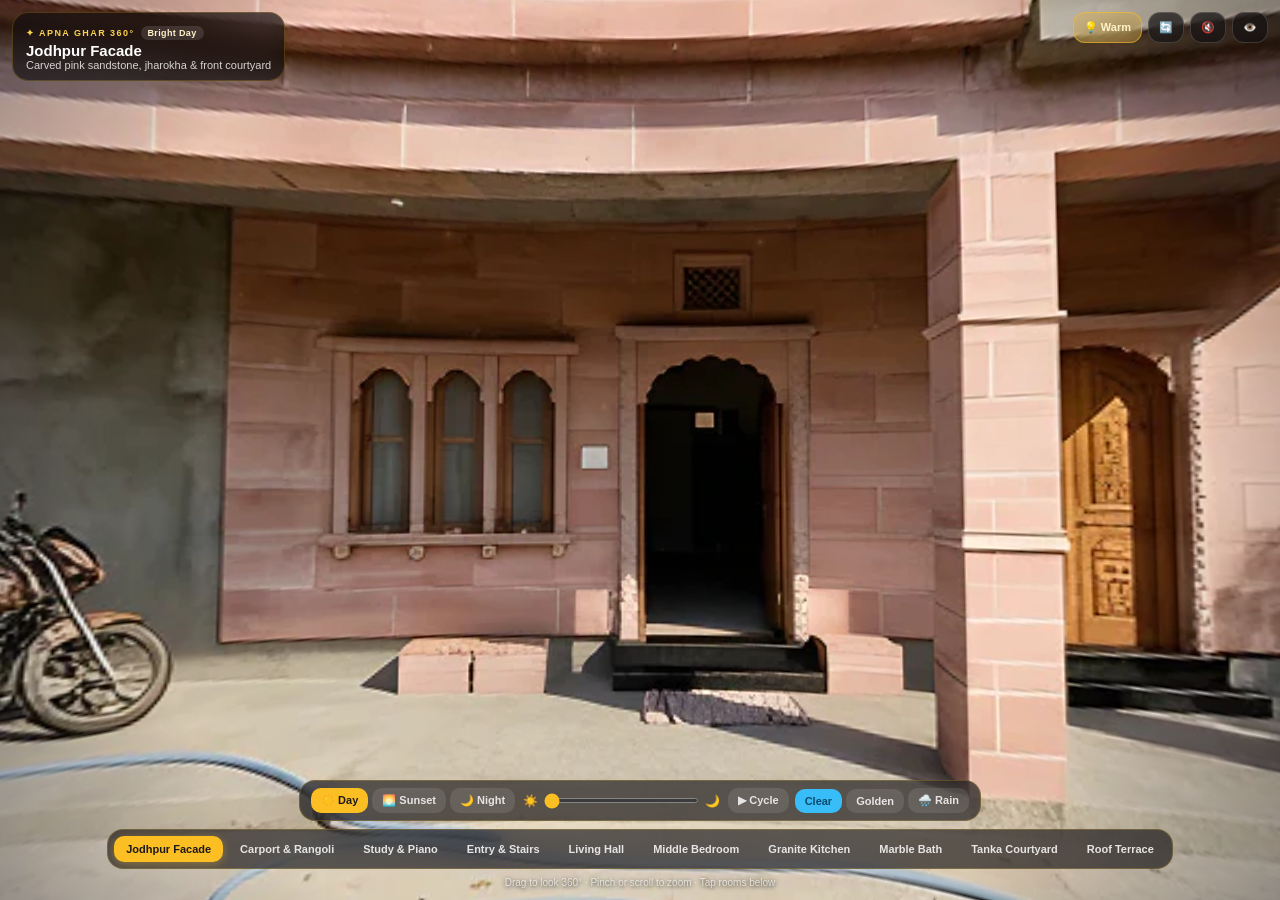
<file: 360/index.html>
<!DOCTYPE html>
<html lang="en">
<head>
<meta charset="UTF-8" />
<meta name="viewport" content="width=device-width, initial-scale=1.0, maximum-scale=1.0, user-scalable=no, viewport-fit=cover" />
<meta name="theme-color" content="#090b10" />
<title>Apna Ghar · 360° Home Tour</title>
<style>
  *, *::before, *::after { box-sizing: border-box; margin: 0; padding: 0; -webkit-tap-highlight-color: transparent; }
  html, body {
    width: 100%; height: 100%; overflow: hidden;
    background: #090b10; color: #f5f5f4;
    font-family: -apple-system, BlinkMacSystemFont, "Segoe UI", Roboto, Helvetica, Arial, sans-serif;
    user-select: none; -webkit-user-select: none; touch-action: none;
  }
  canvas { position: fixed; inset: 0; width: 100%; height: 100%; display: block; }
  #fx { pointer-events: none; }
  .vignette {
    position: fixed; inset: 0; pointer-events: none;
    background: radial-gradient(circle at center, transparent 68%, rgba(4, 8, 22, 0.34) 100%);
  }
  .hud {
    position: fixed; inset: 0; pointer-events: none; z-index: 10;
    display: flex; flex-direction: column; justify-content: space-between;
    padding: max(12px, env(safe-area-inset-top)) max(12px, env(safe-area-inset-right)) max(12px, env(safe-area-inset-bottom)) max(12px, env(safe-area-inset-left));
    transition: opacity .35s ease;
  }
  .hud.hidden-ui .hideable { opacity: 0; pointer-events: none !important; }
  .top-row { display: flex; align-items: flex-start; justify-content: space-between; gap: 8px; }
  .glass {
    pointer-events: auto;
    background: rgba(12, 11, 14, 0.62);
    border: 1px solid rgba(251, 191, 36, 0.22);
    backdrop-filter: blur(14px); -webkit-backdrop-filter: blur(14px);
    border-radius: 16px;
  }
  .title-card { padding: 9px 13px; max-width: 64vw; }
  .badge {
    display: inline-flex; align-items: center; gap: 6px;
    font-size: 9px; font-weight: 800; letter-spacing: .16em; text-transform: uppercase;
    color: #fcd34d;
  }
  .mood-pill {
    background: rgba(255,255,255,0.12); color: #fef3c7; border-radius: 99px;
    padding: 2px 7px; font-size: 9px; font-weight: 600; letter-spacing: .04em; text-transform: none;
  }
  .room-title { font-size: 15px; font-weight: 700; color: #fff; margin-top: 2px; white-space: nowrap; overflow: hidden; text-overflow: ellipsis; }
  .room-sub { font-size: 11px; color: #d6d3d1; white-space: nowrap; overflow: hidden; text-overflow: ellipsis; }
  .top-btns { display: flex; flex-wrap: wrap; justify-content: flex-end; gap: 6px; pointer-events: auto; }
  .btn {
    pointer-events: auto; cursor: pointer; border: 1px solid rgba(255,255,255,0.16);
    background: rgba(12, 11, 14, 0.62); color: #f5f5f4;
    backdrop-filter: blur(12px); -webkit-backdrop-filter: blur(12px);
    border-radius: 12px; padding: 8px 10px; font-size: 11px; font-weight: 600;
    display: inline-flex; align-items: center; gap: 5px; transition: .18s ease;
  }
  .btn:active { transform: scale(0.95); }
  .btn.active { background: rgba(251, 191, 36, 0.26); border-color: rgba(251, 191, 36, 0.58); color: #fef3c7; }
  .bottom-col { display: flex; flex-direction: column; align-items: center; gap: 8px; width: 100%; }
  .controls-bar {
    display: flex; flex-wrap: wrap; align-items: center; justify-content: center; gap: 6px;
    padding: 7px 11px; max-width: 100%;
  }
  .seg { display: inline-flex; gap: 4px; align-items: center; }
  .pill {
    cursor: pointer; border: none; border-radius: 10px; padding: 6px 10px;
    font-size: 11px; font-weight: 700; background: rgba(255,255,255,0.1); color: #e7e5e4;
    transition: .16s ease;
  }
  .pill.on-day { background: #fbbf24; color: #1c1917; }
  .pill.on-sunset { background: #fb923c; color: #1c1917; }
  .pill.on-night { background: #818cf8; color: #0f172a; }
  .pill.on-wx { background: #38bdf8; color: #0c4a6e; }
  .slider-wrap { display: inline-flex; align-items: center; gap: 6px; padding: 0 2px; }
  input[type=range] {
    width: 112px; height: 5px; accent-color: #fbbf24; cursor: pointer;
  }
  @media (min-width: 640px) { input[type=range] { width: 155px; } }
  .rooms-bar {
    display: flex; align-items: center; gap: 5px;
    overflow-x: auto; max-width: 100%; padding: 6px;
    scrollbar-width: none; -ms-overflow-style: none;
  }
  .rooms-bar::-webkit-scrollbar { display: none; }
  .room-btn {
    flex: 0 0 auto; cursor: pointer; border: none; border-radius: 10px;
    padding: 7px 12px; font-size: 11px; font-weight: 600;
    background: transparent; color: #e7e5e4; transition: .16s ease;
  }
  .room-btn.active { background: #fbbf24; color: #1c1917; box-shadow: 0 2px 10px rgba(251,191,36,0.35); }
  .loader {
    position: fixed; inset: 0; z-index: 25; display: flex; flex-direction: column;
    align-items: center; justify-content: center; gap: 10px;
    background: rgba(9, 11, 16, 0.82); pointer-events: none; transition: opacity .35s ease;
  }
  .loader.done { opacity: 0; }
  .spinner {
    width: 34px; height: 34px; border-radius: 50%;
    border: 3px solid rgba(251,191,36,0.2); border-top-color: #fbbf24;
    animation: spin .8s linear infinite;
  }
  @keyframes spin { to { transform: rotate(360deg); } }
  .hint {
    font-size: 10px; color: rgba(255,255,255,0.68); text-shadow: 0 1px 4px rgba(0,0,0,0.8);
    text-align: center;
  }
</style>
</head>
<body>
  <canvas id="gl"></canvas>
  <canvas id="fx"></canvas>
  <div class="vignette"></div>

  <div id="loader" class="loader">
    <div class="spinner"></div>
    <div id="loaderText" style="font-size:12px;font-weight:600;color:#fde68a;">Loading Apna Ghar 360°…</div>
  </div>

  <div id="hud" class="hud">
    <!-- TOP ROW -->
    <div class="top-row">
      <div class="glass title-card hideable">
        <div class="badge">
          <span>✦ APNA GHAR 360°</span>
          <span id="moodPill" class="mood-pill">Bright Day</span>
        </div>
        <div id="roomTitle" class="room-title">Jodhpur Facade</div>
        <div id="roomSub" class="room-sub">Carved pink sandstone, jharokha &amp; courtyard</div>
      </div>

      <div class="top-btns">
        <button id="btnLights" class="btn active hideable" title="House Lights Brightness">💡 Warm</button>
        <button id="btnPan" class="btn hideable" title="Auto Rotate">🔄</button>
        <button id="btnAudio" class="btn hideable" title="Ambient Nature Sound">🔇</button>
        <button id="btnHide" class="btn" title="Hide / Show Buttons">👁️</button>
      </div>
    </div>

    <!-- BOTTOM CONTROLS -->
    <div class="bottom-col hideable">
      <div class="glass controls-bar">
        <div class="seg">
          <button id="btnDay" class="pill on-day">☀️ Day</button>
          <button id="btnSunset" class="pill">🌅 Sunset</button>
          <button id="btnNight" class="pill">🌙 Night</button>
        </div>

        <div class="slider-wrap">
          <span style="font-size:12px;">☀️</span>
          <input id="nightSlider" type="range" min="0" max="1" step="0.01" value="0" aria-label="Day to Night" />
          <span style="font-size:12px;">🌙</span>
        </div>

        <button id="btnTimelapse" class="pill">▶ Cycle</button>

        <div class="seg">
          <button id="wxClear" class="pill on-wx">Clear</button>
          <button id="wxGolden" class="pill">Golden</button>
          <button id="wxRain" class="pill">🌧️ Rain</button>
        </div>
      </div>

      <div id="roomsBar" class="glass rooms-bar"></div>
      <div class="hint">Drag to look 360° · Pinch or scroll to zoom · Tap rooms below</div>
    </div>
  </div>

<script>
(() => {
  const ROOMS = [
    { id: "exterior", name: "Jodhpur Facade",   sub: "Carved pink sandstone, jharokha & front courtyard", outdoor: true },
    { id: "carport",  name: "Carport & Rangoli",sub: "Shaded veranda, floral rangoli & motorcycle bay",  outdoor: true },
    { id: "study",    name: "Study & Piano",    sub: "61-key keyboard, Ghibli wall & teak bed",          outdoor: false },
    { id: "entry",    name: "Entry & Stairs",   sub: "Carved teak doors & terrazzo staircase",           outdoor: false },
    { id: "hall",     name: "Living Hall",      sub: "Carved teak sofas, 7 Horses art & marble floor",   outdoor: false },
    { id: "midbed",   name: "Middle Bedroom",   sub: "Home Mandir shrine, wardrobes & floral suite",     outdoor: false },
    { id: "kitchen",  name: "Granite Kitchen",  sub: "Black granite counters & sunny window",            outdoor: false },
    { id: "bathroom", name: "Marble Bath",      sub: "Black-gold veined marble & chrome fixtures",       outdoor: false },
    { id: "tanka",    name: "Tanka Courtyard",  sub: "Open-sky courtyard, charpai & desert cooler",      outdoor: true },
    { id: "terrace",  name: "Roof Terrace",     sub: "Carved sandstone jali parapet & wide sky view",    outdoor: true },
  ];

  // State
  let currentRoom = ROOMS[0];
  let nightMix = 0.0;
  let targetNight = 0.0;
  let weather = "sunny"; // sunny | golden | rain
  let lampLevel = 1.1;   // 0.72 Cozy | 1.1 Warm | 1.38 Festive
  let timelapse = false;
  let timelapseDir = 1;
  let autoPan = false;
  let fade = 0.0;
  let targetFade = 0.0;
  let lightning = 0.0;

  // Camera
  let yaw = 0.0, pitch = 0.04, fov = 68;
  let tYaw = 0.0, tPitch = 0.04, tFov = 68;
  let dragging = false, lastX = 0, lastY = 0;
  let pinchDist = 0;
  let lastTapTime = 0;

  // Texture Cache (LRU capped at 4 rooms so low-end 2GB RAM phones NEVER run out of GPU memory!)
  const texCache = new Map();

  // DOM refs
  const glCanvas = document.getElementById("gl");
  const fxCanvas = document.getElementById("fx");
  const fxCtx = fxCanvas.getContext("2d");
  const loaderEl = document.getElementById("loader");
  const loaderText = document.getElementById("loaderText");
  const hudEl = document.getElementById("hud");
  const roomTitle = document.getElementById("roomTitle");
  const roomSub = document.getElementById("roomSub");
  const moodPill = document.getElementById("moodPill");
  const nightSlider = document.getElementById("nightSlider");
  const roomsBar = document.getElementById("roomsBar");

  // --- PURE RAW WEBGL1 ENGINE (2 TRIANGLES = ULTRA FAST ON EVERY LOW-END PHONE!) ---
  const gl = glCanvas.getContext("webgl", { alpha: false, antialias: false, depth: false, stencil: false, powerPreference: "default" })
          || glCanvas.getContext("experimental-webgl");

  const VERT_SRC = `
    attribute vec2 aPos;
    varying vec2 vNdc;
    void main() {
      vNdc = aPos;
      gl_Position = vec4(aPos, 0.0, 1.0);
    }
  `;

  const FRAG_SRC = `
    precision highp float;
    varying vec2 vNdc;
    uniform sampler2D uDayTex;
    uniform sampler2D uNightTex;
    uniform float uYaw;
    uniform float uPitch;
    uniform float uTanHalfFov;
    uniform float uAspect;
    uniform float uNightMix;
    uniform float uFade;
    uniform float uTime;
    uniform float uRainMix;
    uniform float uGoldenBoost;
    uniform float uLampGlow;
    uniform float uIsOutdoor;
    uniform float uLightning;

    const float PI = 3.14159265359;
    const vec2 TEXEL = vec2(1.0 / 2048.0, 1.0 / 1024.0);

    float hash3(vec3 p) {
      p = fract(p * 0.3183099 + 0.1);
      p *= 17.0;
      return fract(p.x * p.y * p.z * (p.x + p.y + p.z));
    }

    vec3 sampleCrisp(sampler2D tex, vec2 uv) {
      vec3 c = texture2D(tex, uv).rgb;
      vec3 n = texture2D(tex, uv + vec2(0.0, TEXEL.y)).rgb;
      vec3 s = texture2D(tex, uv - vec2(0.0, TEXEL.y)).rgb;
      vec3 e = texture2D(tex, uv + vec2(TEXEL.x, 0.0)).rgb;
      vec3 w = texture2D(tex, uv - vec2(TEXEL.x, 0.0)).rgb;
      vec3 avg = 0.25 * (n + s + e + w);
      return clamp(c + (c - avg) * 0.38, 0.0, 1.0);
    }

    vec3 sampleBloom(sampler2D tex, vec2 uv, float spread) {
      vec2 s = TEXEL * spread;
      vec3 acc = vec3(0.0);
      acc += max(texture2D(tex, uv + vec2( s.x,  0.0)).rgb - 0.62, 0.0);
      acc += max(texture2D(tex, uv + vec2(-s.x,  0.0)).rgb - 0.62, 0.0);
      acc += max(texture2D(tex, uv + vec2( 0.0,  s.y)).rgb - 0.62, 0.0);
      acc += max(texture2D(tex, uv + vec2( 0.0, -s.y)).rgb - 0.62, 0.0);
      return acc * 0.25;
    }

    void main() {
      // Build exact perspective camera ray per pixel (zero sphere tessellation needed!)
      vec3 ray = normalize(vec3(vNdc.x * uAspect * uTanHalfFov, vNdc.y * uTanHalfFov, -1.0));
      float cp = cos(uPitch), sp = sin(uPitch);
      ray = vec3(ray.x, ray.y * cp - ray.z * sp, ray.y * sp + ray.z * cp);
      float cy = cos(uYaw), sy = sin(uYaw);
      vec3 d = normalize(vec3(ray.x * cy + ray.z * sy, ray.y, -ray.x * sy + ray.z * cy));

      float u = 0.5 + atan(d.x, -d.z) / (2.0 * PI);
      float v = 0.5 - asin(clamp(d.y, -1.0, 1.0)) / PI;
      vec2 uv = vec2(fract(u), clamp(v, 0.002, 0.998));

      vec3 dayC = sampleCrisp(uDayTex, uv);
      vec3 nightC = sampleCrisp(uNightTex, uv);

      // Exact pixel-accurate Sky Mask from daytime blue sky (stars NEVER touch the house!)
      float dayLuma = dot(dayC, vec3(0.299, 0.587, 0.114));
      float blueOverRed = dayC.b - dayC.r;
      float isBlueSky = smoothstep(-0.01, 0.09, blueOverRed) * smoothstep(0.32, 0.58, dayLuma);
      float isHighSky = smoothstep(0.78, 0.94, dayLuma) * smoothstep(0.22, 0.42, d.y) * smoothstep(-0.08, 0.02, blueOverRed);
      float realSkyMask = clamp(max(isBlueSky, isHighSky), 0.0, 1.0) * smoothstep(0.06, 0.20, d.y) * uIsOutdoor;
      float houseMask = 1.0 - realSkyMask;

      // Brightly Lit Architectural Night House (Hero focus!)
      vec3 liftedNight = pow(max(nightC, vec3(0.0001)), vec3(0.78)) * mix(1.08, 1.68, uIsOutdoor);
      float wallGlow = smoothstep(-0.45, 0.30, d.y) * (1.0 - smoothstep(0.25, 0.58, d.y));
      vec3 warmArch = dayC * mix(vec3(0.42, 0.48, 0.68), vec3(1.18, 0.84, 0.52), 0.42 + 0.52 * wallGlow);
      vec3 heroNight = mix(liftedNight, max(liftedNight, warmArch * (0.52 + 0.46 * uLampGlow)), uIsOutdoor * 0.78);
      vec3 indoorNight = nightC * mix(0.68, 1.18, clamp(uLampGlow, 0.5, 1.35)) * vec3(1.06, 0.98, 0.90);
      vec3 finalNightHouse = mix(indoorNight, heroNight * mix(0.78, 1.24, clamp(uLampGlow, 0.5, 1.35)), uIsOutdoor);

      vec3 deepNightSky = mix(vec3(0.055, 0.085, 0.19), vec3(0.012, 0.022, 0.075), smoothstep(0.05, 0.65, d.y));
      vec3 finalNight = mix(finalNightHouse, deepNightSky, realSkyMask);

      // Golden Hour Sunset Warmth
      float duskBell = sin(clamp(uNightMix, 0.0, 1.0) * PI);
      float goldenStrength = max(duskBell * 0.85, uGoldenBoost * (1.0 - uNightMix * 0.55));
      vec3 sunsetHouse = dayC * mix(vec3(1.0), vec3(1.16, 0.88, 0.66), goldenStrength * 0.72);
      vec3 sunsetSky = mix(dayC, mix(vec3(0.98, 0.54, 0.28), vec3(0.24, 0.22, 0.48), smoothstep(0.06, 0.52, d.y)), goldenStrength * 0.82);
      vec3 finalDay = mix(sunsetHouse, sunsetSky, realSkyMask);

      // Monsoon overcast tint
      vec3 rainGrade = mix(vec3(1.0), vec3(0.78, 0.84, 0.92), uRainMix * 0.62);
      finalDay *= rainGrade;
      finalNight *= mix(vec3(1.0), vec3(0.84, 0.89, 0.98), uRainMix * 0.55);

      float mixT = smoothstep(0.05, 0.95, uNightMix);
      vec3 col = mix(finalDay, finalNight, mixT);

      // Warm Architectural Lamp Bloom on House
      vec3 nightBloom = sampleBloom(uNightTex, uv, 14.0) + sampleBloom(uNightTex, uv, 30.0) * 0.6;
      float pulse = 0.96 + 0.04 * sin(uTime * 3.0 + d.x * 4.0);
      col += nightBloom * vec3(1.26, 0.86, 0.44) * mixT * uLampGlow * 1.15 * pulse * houseMask;

      // Sky-only Sun Halo, Silver Moon, Stars & Shooting Star!
      if (realSkyMask > 0.02) {
        vec3 sunDir = normalize(vec3(0.42, mix(0.45, 0.10, clamp(uNightMix * 1.5, 0.0, 1.0)), -0.82));
        float sunDot = max(dot(d, sunDir), 0.0);
        float sunVis = (1.0 - smoothstep(0.50, 0.82, uNightMix)) * (1.0 - uRainMix * 0.85);
        col += vec3(1.0, 0.68, 0.32) * pow(sunDot, 12.0) * 0.52 * goldenStrength * sunVis * realSkyMask;
        col += vec3(1.0, 0.94, 0.80) * pow(sunDot, 180.0) * 1.15 * sunVis * realSkyMask;

        if (uNightMix > 0.45 && uRainMix < 0.75) {
          float nightSkyVis = smoothstep(0.45, 0.86, uNightMix) * (1.0 - uRainMix);
          vec3 moonDir = normalize(vec3(-0.32, 0.46, -0.82));
          float moonDot = max(dot(d, moonDir), 0.0);
          col += vec3(0.75, 0.86, 1.0) * pow(moonDot, 20.0) * 0.30 * nightSkyVis * realSkyMask;
          col += vec3(0.98, 0.99, 1.0) * pow(moonDot, 600.0) * 1.8 * nightSkyVis * realSkyMask;

          vec3 cell = floor(d * 300.0);
          float r = hash3(cell);
          float tw = 0.55 + 0.45 * sin(uTime * (2.0 + r * 3.6) + r * 60.0);
          float star = step(0.9964, r) * tw * nightSkyVis * realSkyMask;
          col += mix(vec3(0.82, 0.90, 1.0), vec3(1.0, 0.94, 0.80), fract(r * 13.7)) * star * 1.2;

          float mc = mod(uTime * 0.22, 1.0);
          if (mc < 0.16) {
            float mt = mc / 0.16;
            vec2 mPos = vec2(0.22 + mt * 0.34, 0.22 + mt * 0.11);
            vec2 delta = vec2(u, v) - mPos;
            float along = dot(delta, normalize(vec2(-0.94, -0.34)));
            float perp = abs(dot(delta, normalize(vec2(-0.34, 0.94))));
            float streak = smoothstep(0.0035, 0.0, perp) * smoothstep(0.0, 0.075, along) * smoothstep(0.10, 0.0, along);
            col += vec3(1.0, 0.97, 0.88) * streak * (1.0 - mt) * nightSkyVis * realSkyMask * 1.7;
          }
        }
      }

      if (uLightning > 0.01) {
        col += vec3(0.76, 0.86, 1.0) * uLightning * mix(0.14, 0.48, realSkyMask);
      }

      gl_FragColor = vec4(clamp(col, 0.0, 1.0) * uFade, 1.0);
    }
  `;

  function compile(type, src) {
    const sh = gl.createShader(type);
    gl.shaderSource(sh, src);
    gl.compileShader(sh);
    return sh;
  }

  let prog, uLoc = {};
  if (gl) {
    prog = gl.createProgram();
    gl.attachShader(prog, compile(gl.VERTEX_SHADER, VERT_SRC));
    gl.attachShader(prog, compile(gl.FRAGMENT_SHADER, FRAG_SRC));
    gl.linkProgram(prog);
    gl.useProgram(prog);

    const buf = gl.createBuffer();
    gl.bindBuffer(gl.ARRAY_BUFFER, buf);
    gl.bufferData(gl.ARRAY_BUFFER, new Float32Array([-1,-1, 1,-1, -1,1, -1,1, 1,-1, 1,1]), gl.STATIC_DRAW);
    const aPos = gl.getAttribLocation(prog, "aPos");
    gl.enableVertexAttribArray(aPos);
    gl.vertexAttribPointer(aPos, 2, gl.FLOAT, false, 0, 0);

    ["uDayTex","uNightTex","uYaw","uPitch","uTanHalfFov","uAspect","uNightMix","uFade","uTime","uRainMix","uGoldenBoost","uLampGlow","uIsOutdoor","uLightning"]
      .forEach((n) => (uLoc[n] = gl.getUniformLocation(prog, n)));
  }

  function makeTex(img) {
    const t = gl.createTexture();
    gl.bindTexture(gl.TEXTURE_2D, t);
    gl.texParameteri(gl.TEXTURE_2D, gl.TEXTURE_MIN_FILTER, gl.LINEAR);
    gl.texParameteri(gl.TEXTURE_2D, gl.TEXTURE_MAG_FILTER, gl.LINEAR);
    gl.texParameteri(gl.TEXTURE_2D, gl.TEXTURE_WRAP_S, gl.CLAMP_TO_EDGE);
    gl.texParameteri(gl.TEXTURE_2D, gl.TEXTURE_WRAP_T, gl.CLAMP_TO_EDGE);
    gl.texImage2D(gl.TEXTURE_2D, 0, gl.RGBA, gl.RGBA, gl.UNSIGNED_BYTE, img);
    return t;
  }

  function loadImg(url) {
    return new Promise((resolve) => {
      const img = new Image();
      img.crossOrigin = "anonymous";
      img.onload = () => resolve(img);
      img.onerror = () => resolve(null);
      img.src = url;
    });
  }

  let activeDayTex = null, activeNightTex = null;
  let loadSeq = 0;

  async function selectRoom(room) {
    const seq = ++loadSeq;
    currentRoom = room;
    roomTitle.textContent = room.name;
    roomSub.textContent = room.sub;
    document.querySelectorAll(".room-btn").forEach((b) => b.classList.toggle("active", b.dataset.id === room.id));

    if (texCache.has(room.id)) {
      const entry = texCache.get(room.id);
      activeDayTex = entry.day;
      activeNightTex = entry.night;
      targetFade = 1.0;
      loaderEl.classList.add("done");
      return;
    }

    loaderText.textContent = `Loading ${room.name}…`;
    loaderEl.classList.remove("done");
    targetFade = 0.2;

    const [dayImg, nightImg] = await Promise.all([
      loadImg(`./panoramas/day/${room.id}.webp`),
      loadImg(`./panoramas/night/${room.id}.webp`),
    ]);
    if (seq !== loadSeq || !gl) return;

    const dTex = makeTex(dayImg || nightImg);
    const nTex = makeTex(nightImg || dayImg);

    // Keep max 4 rooms cached to stay ultra-light on 2GB RAM budget phones!
    if (texCache.size >= 4) {
      const oldestKey = texCache.keys().next().value;
      const old = texCache.get(oldestKey);
      gl.deleteTexture(old.day);
      gl.deleteTexture(old.night);
      texCache.delete(oldestKey);
    }
    texCache.set(room.id, { day: dTex, night: nTex });
    activeDayTex = dTex;
    activeNightTex = nTex;
    targetFade = 1.0;
    loaderEl.classList.add("done");
  }

  // --- SOFT 2D CANVAS ATMOSPHERE OVERLAY (TINY GLOWING FIREFLY ORBS & SILKY MONSOON RAIN!) ---
  const fireflies = Array.from({ length: 24 }, () => ({
    x: Math.random(), y: 0.25 + Math.random() * 0.65,
    vx: (Math.random() - 0.5) * 0.014, vy: (Math.random() - 0.5) * 0.01,
    r: 2.2 + Math.random() * 2.8, ph: Math.random() * Math.PI * 2,
  }));
  const raindrops = Array.from({ length: 90 }, () => ({
    x: Math.random(), y: Math.random(), len: 12 + Math.random() * 18, spd: 0.8 + Math.random() * 0.7,
  }));

  function drawFx(dt, t) {
    const w = fxCanvas.width, h = fxCanvas.height;
    fxCtx.clearRect(0, 0, w, h);

    if (weather === "rain") {
      fxCtx.strokeStyle = currentRoom.outdoor ? "rgba(210, 232, 255, 0.42)" : "rgba(210, 232, 255, 0.14)";
      fxCtx.lineWidth = 1.25;
      fxCtx.beginPath();
      for (const r of raindrops) {
        r.y += r.spd * dt;
        r.x -= 0.08 * dt;
        if (r.y > 1.05) { r.y = -0.05; r.x = Math.random(); }
        if (r.x < -0.05) r.x = 1.05;
        const px = r.x * w, py = r.y * h;
        fxCtx.moveTo(px, py);
        fxCtx.lineTo(px - 2.5, py + r.len);
      }
      fxCtx.stroke();
      return;
    }

    // Delicate soft glowing firefly orbs at night OR subtle sunlit dust motes in golden hour
    const isNight = nightMix > 0.48;
    const vis = isNight ? (nightMix - 0.48) * 1.45 * (currentRoom.outdoor ? 0.85 : 0.35)
                        : (weather === "golden" ? 0.42 : 0.16);
    if (vis < 0.04) return;

    for (const f of fireflies) {
      f.x = (f.x + f.vx * dt + 1) % 1;
      f.y = Math.max(0.18, Math.min(0.88, f.y + f.vy * dt + Math.sin(t * 1.4 + f.ph) * 0.0004));
      const pulse = 0.55 + 0.45 * Math.sin(t * 2.6 + f.ph);
      const px = f.x * w, py = f.y * h;
      const rad = f.r * (isNight ? 2.4 : 1.7);
      const grad = fxCtx.createRadialGradient(px, py, 0, px, py, rad);
      const alpha = (vis * pulse).toFixed(3);
      grad.addColorStop(0, isNight ? `rgba(255,246,196,${alpha})` : `rgba(255,244,214,${alpha})`);
      grad.addColorStop(0.4, isNight ? `rgba(251,191,36,${(vis * pulse * 0.45).toFixed(3)})` : `rgba(253,224,155,${(vis * pulse * 0.3).toFixed(3)})`);
      grad.addColorStop(1, "rgba(251,191,36,0)");
      fxCtx.fillStyle = grad;
      fxCtx.beginPath();
      fxCtx.arc(px, py, rad, 0, Math.PI * 2);
      fxCtx.fill();
    }
  }

  // --- OPTIONAL LIGHTWEIGHT OFFLINE AMBIENT SOUND ---
  let audioOn = false, actx = null, rainGain = null, breezeGain = null;
  function toggleAudio() {
    audioOn = !audioOn;
    document.getElementById("btnAudio").textContent = audioOn ? "🔊" : "🔇";
    document.getElementById("btnAudio").classList.toggle("active", audioOn);
    if (audioOn && !actx) {
      const AC = window.AudioContext || window.webkitAudioContext;
      if (!AC) return;
      actx = new AC();
      const len = actx.sampleRate * 2;
      const buf = actx.createBuffer(1, len, actx.sampleRate);
      const d = buf.getChannelData(0);
      let b0=0,b1=0,b2=0;
      for (let i=0;i<len;i++){ const w=Math.random()*2-1; b0=0.997*b0+w*0.04; b1=0.985*b1+w*0.08; b2=0.95*b2+w*0.14; d[i]=(b0+b1+b2)*0.08; }
      const s1 = actx.createBufferSource(); s1.buffer = buf; s1.loop = true;
      const f1 = actx.createBiquadFilter(); f1.type = "lowpass"; f1.frequency.value = 380;
      breezeGain = actx.createGain(); breezeGain.gain.value = 0.25;
      s1.connect(f1).connect(breezeGain).connect(actx.destination); s1.start();

      const s2 = actx.createBufferSource(); s2.buffer = buf; s2.loop = true;
      const f2 = actx.createBiquadFilter(); f2.type = "bandpass"; f2.frequency.value = 1400;
      rainGain = actx.createGain(); rainGain.gain.value = 0;
      s2.connect(f2).connect(rainGain).connect(actx.destination); s2.start();
    }
    if (actx) {
      if (audioOn && actx.state === "suspended") actx.resume();
      updateAudioLevels();
    }
  }
  function updateAudioLevels() {
    if (!actx || !breezeGain || !rainGain) return;
    const now = actx.currentTime;
    breezeGain.gain.setTargetAtTime(audioOn ? (currentRoom.outdoor ? 0.25 : 0.08) : 0, now, 0.3);
    rainGain.gain.setTargetAtTime(audioOn && weather === "rain" ? (currentRoom.outdoor ? 0.48 : 0.20) : 0, now, 0.35);
  }

  // --- UI BUILD & EVENTS ---
  ROOMS.forEach((r) => {
    const btn = document.createElement("button");
    btn.className = "room-btn" + (r.id === currentRoom.id ? " active" : "");
    btn.dataset.id = r.id;
    btn.textContent = r.name;
    btn.onclick = () => { selectRoom(r); updateAudioLevels(); };
    roomsBar.appendChild(btn);
  });

  function syncMoodUI() {
    nightSlider.value = targetNight.toFixed(2);
    const isDay = targetNight < 0.22;
    const isSun = targetNight >= 0.22 && targetNight < 0.65;
    const isNit = targetNight >= 0.65;
    document.getElementById("btnDay").className = "pill" + (isDay ? " on-day" : "");
    document.getElementById("btnSunset").className = "pill" + (isSun ? " on-sunset" : "");
    document.getElementById("btnNight").className = "pill" + (isNit ? " on-night" : "");
    moodPill.textContent = isDay ? "Bright Day" : isSun ? "Golden Sunset" : "Lit Starry Night";
  }

  document.getElementById("btnDay").onclick = () => { timelapse = false; targetNight = 0.0; syncMoodUI(); syncTimelapseBtn(); };
  document.getElementById("btnSunset").onclick = () => { timelapse = false; targetNight = 0.42; syncMoodUI(); syncTimelapseBtn(); };
  document.getElementById("btnNight").onclick = () => { timelapse = false; targetNight = 1.0; syncMoodUI(); syncTimelapseBtn(); };
  nightSlider.oninput = (e) => { timelapse = false; targetNight = parseFloat(e.target.value); syncMoodUI(); syncTimelapseBtn(); };

  function syncTimelapseBtn() {
    const b = document.getElementById("btnTimelapse");
    b.textContent = timelapse ? "⏸ Cycle" : "▶ Cycle";
    b.className = "pill" + (timelapse ? " on-day" : "");
  }
  document.getElementById("btnTimelapse").onclick = () => { timelapse = !timelapse; syncTimelapseBtn(); };

  function setWx(w) {
    weather = w;
    document.getElementById("wxClear").className = "pill" + (w === "sunny" ? " on-wx" : "");
    document.getElementById("wxGolden").className = "pill" + (w === "golden" ? " on-wx" : "");
    document.getElementById("wxRain").className = "pill" + (w === "rain" ? " on-wx" : "");
    updateAudioLevels();
  }
  document.getElementById("wxClear").onclick = () => setWx("sunny");
  document.getElementById("wxGolden").onclick = () => setWx("golden");
  document.getElementById("wxRain").onclick = () => setWx("rain");

  const btnLights = document.getElementById("btnLights");
  btnLights.onclick = () => {
    if (lampLevel > 1.25) { lampLevel = 0.72; btnLights.textContent = "💡 Cozy"; }
    else if (lampLevel < 0.85) { lampLevel = 1.1; btnLights.textContent = "💡 Warm"; }
    else { lampLevel = 1.38; btnLights.textContent = "💡 Festive"; }
  };

  const btnPan = document.getElementById("btnPan");
  btnPan.onclick = () => { autoPan = !autoPan; btnPan.classList.toggle("active", autoPan); };
  document.getElementById("btnAudio").onclick = toggleAudio;
  document.getElementById("btnHide").onclick = () => hudEl.classList.toggle("hidden-ui");

  // --- TOUCH & MOUSE CONTROLS (DRAG + PINCH ZOOM + DOUBLE-TAP RESET) ---
  glCanvas.addEventListener("pointerdown", (e) => {
    dragging = true; lastX = e.clientX; lastY = e.clientY;
    const now = performance.now();
    if (now - lastTapTime < 280) { tFov = 68; tPitch = 0.04; }
    lastTapTime = now;
  });
  window.addEventListener("pointermove", (e) => {
    if (!dragging) return;
    const dx = e.clientX - lastX, dy = e.clientY - lastY;
    lastX = e.clientX; lastY = e.clientY;
    const sens = e.pointerType === "touch" ? 0.0044 : 0.0032;
    tYaw -= dx * sens;
    tPitch = Math.max(-1.15, Math.min(1.15, tPitch + dy * sens));
  });
  window.addEventListener("pointerup", () => (dragging = false));

  glCanvas.addEventListener("wheel", (e) => {
    e.preventDefault();
    tFov = Math.max(38, Math.min(90, tFov + e.deltaY * 0.04));
  }, { passive: false });

  glCanvas.addEventListener("touchstart", (e) => {
    if (e.touches.length === 2) {
      dragging = false;
      pinchDist = Math.hypot(e.touches[0].clientX - e.touches[1].clientX, e.touches[0].clientY - e.touches[1].clientY);
    }
  }, { passive: true });
  glCanvas.addEventListener("touchmove", (e) => {
    if (e.touches.length === 2 && pinchDist > 0) {
      const nd = Math.hypot(e.touches[0].clientX - e.touches[1].clientX, e.touches[0].clientY - e.touches[1].clientY);
      tFov = Math.max(38, Math.min(90, tFov - (nd - pinchDist) * 0.12));
      pinchDist = nd;
    }
  }, { passive: true });
  glCanvas.addEventListener("touchend", () => { pinchDist = 0; });

  // --- RESPONSIVE DPR (Capped at 1.5 on phones so low-end GPUs stay locked at 60 FPS!) ---
  function resize() {
    const dpr = Math.min(window.devicePixelRatio || 1, 1.5);
    const w = Math.floor(window.innerWidth * dpr);
    const h = Math.floor(window.innerHeight * dpr);
    if (glCanvas.width !== w || glCanvas.height !== h) {
      glCanvas.width = w; glCanvas.height = h;
      fxCanvas.width = window.innerWidth; fxCanvas.height = window.innerHeight;
      if (gl) gl.viewport(0, 0, w, h);
    }
  }
  window.addEventListener("resize", resize);
  resize();

  // --- RENDER LOOP ---
  let lastT = performance.now();
  let curRain = 0, curGold = 0, curLamp = 1.1;

  function frame(now) {
    const dt = Math.min((now - lastT) / 1000, 0.05);
    lastT = now;
    const t = now * 0.001;

    if (timelapse) {
      targetNight += timelapseDir * dt * 0.09;
      if (targetNight >= 1) { targetNight = 1; timelapseDir = -1; }
      else if (targetNight <= 0) { targetNight = 0; timelapseDir = 1; }
      syncMoodUI();
    }

    if (autoPan && !dragging) tYaw += dt * 0.06;

    const k = 1 - Math.exp(-9 * dt);
    yaw += (tYaw - yaw) * k;
    pitch += (tPitch - pitch) * k;
    fov += (tFov - fov) * k;
    nightMix += (targetNight - nightMix) * (1 - Math.exp(-6 * dt));
    fade += (targetFade - fade) * (1 - Math.exp(-8 * dt));
    curRain += ((weather === "rain" ? 1 : 0) - curRain) * (1 - Math.exp(-4 * dt));
    curGold += ((weather === "golden" ? 1 : 0) - curGold) * (1 - Math.exp(-4 * dt));
    curLamp += (lampLevel - curLamp) * (1 - Math.exp(-7 * dt));

    if (weather === "rain" && Math.random() < dt * 0.14) lightning = 0.85;
    lightning = Math.max(0, lightning - dt * 3.8);

    if (gl && activeDayTex && activeNightTex) {
      gl.activeTexture(gl.TEXTURE0);
      gl.bindTexture(gl.TEXTURE_2D, activeDayTex);
      gl.uniform1i(uLoc.uDayTex, 0);

      gl.activeTexture(gl.TEXTURE1);
      gl.bindTexture(gl.TEXTURE_2D, activeNightTex);
      gl.uniform1i(uLoc.uNightTex, 1);

      gl.uniform1f(uLoc.uYaw, yaw);
      gl.uniform1f(uLoc.uPitch, pitch);
      gl.uniform1f(uLoc.uTanHalfFov, Math.tan((fov * Math.PI) / 360));
      gl.uniform1f(uLoc.uAspect, glCanvas.width / Math.max(1, glCanvas.height));
      gl.uniform1f(uLoc.uNightMix, nightMix);
      gl.uniform1f(uLoc.uFade, fade);
      gl.uniform1f(uLoc.uTime, t);
      gl.uniform1f(uLoc.uRainMix, curRain);
      gl.uniform1f(uLoc.uGoldenBoost, curGold);
      gl.uniform1f(uLoc.uLampGlow, curLamp);
      gl.uniform1f(uLoc.uIsOutdoor, currentRoom.outdoor ? 1.0 : 0.0);
      gl.uniform1f(uLoc.uLightning, lightning);

      gl.drawArrays(gl.TRIANGLES, 0, 6);
    }

    drawFx(dt, t);
    requestAnimationFrame(frame);
  }

  selectRoom(ROOMS[0]);
  requestAnimationFrame(frame);
})();
</script>
</body>
</html>
</file>
